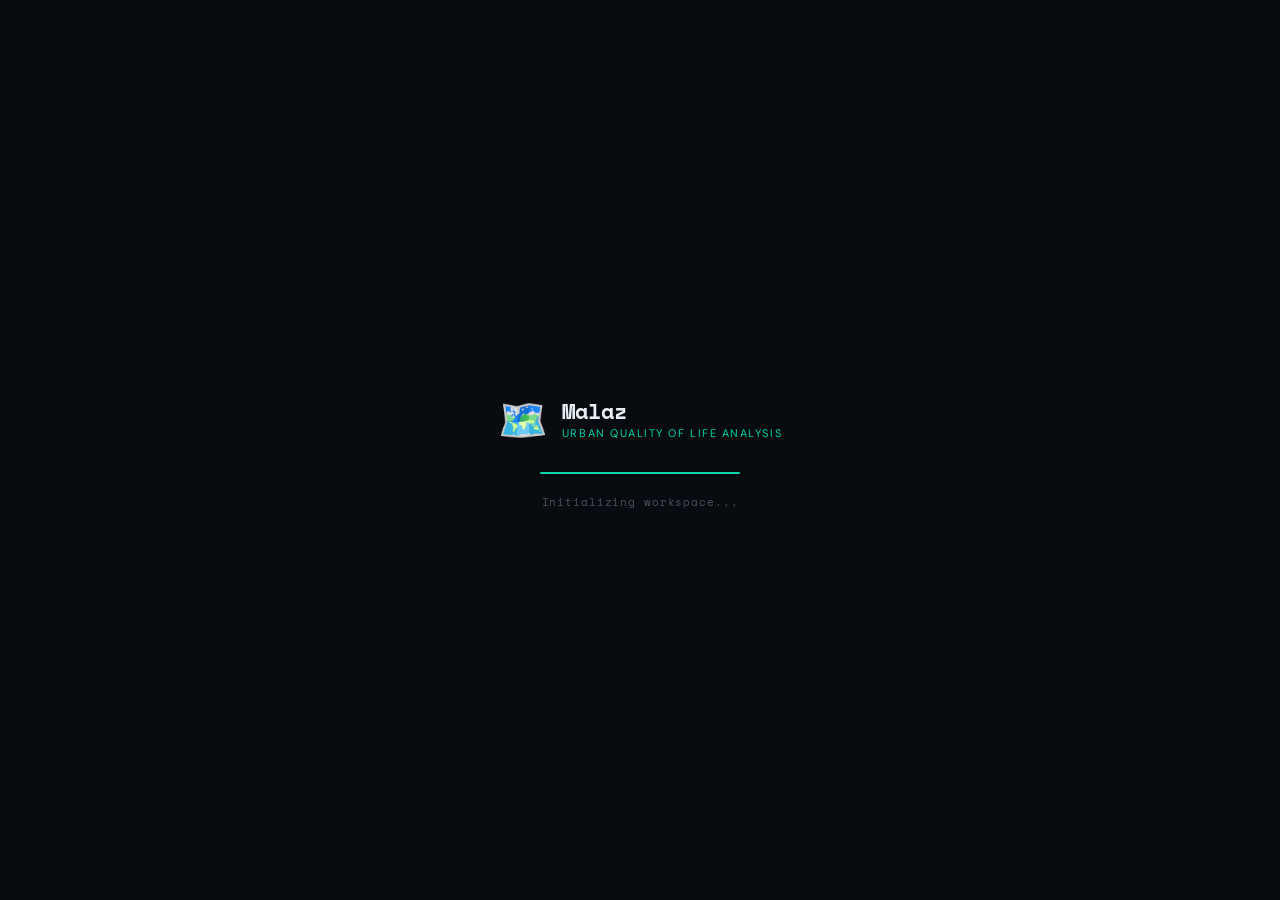
<file: frontend/index2.html>
<!DOCTYPE html>
<!--
  index.html — Urban Quality of Life Analysis Platform
  Entry point — redirects to login or dashboard based on session.
-->
<html lang="en">
<head>
  <meta charset="UTF-8">
  <meta name="viewport" content="width=device-width, initial-scale=1.0">
  <title>Malaz</title>
  <link type="image/png" sizes="16x16" rel="icon" href="https://img.icons8.com/isometric-line/50/ffffff/building.png">
  <meta name="viewport" content="width=device-width, initial-scale=1.0" />

  <!-- Style -->
  <link rel="stylesheet" href="index_only.css">
  <style>
    /* Simple splash screen while redirect happens */
    .splash {
      min-height: 100vh;
      display: flex;
      flex-direction: column;
      align-items: center;
      justify-content: center;
      gap: 20px;
      background: var(--bg-deepest);
    }

    .splash-brand {
      display: flex;
      align-items: center;
      gap: 14px;
    }

    .splash-icon {
      font-size: 40px;
      animation: rotateSlow 8s linear infinite;
    }

    .splash-name {
      font-family: var(--font-mono);
      font-size: 22px;
      font-weight: 700;
      color: var(--text-primary);
      line-height: 1.2;
    }

    .splash-sub {
      font-size: 11px;
      color: var(--accent);
      letter-spacing: 0.14em;
      text-transform: uppercase;
    }

    .splash-loader {
      width: 200px;
      height: 2px;
      background: var(--border);
      border-radius: 2px;
      overflow: hidden;
    }

    .splash-loader-fill {
      height: 100%;
      background: var(--accent);
      animation: loadingBar 1.2s ease forwards;
    }

    @keyframes loadingBar {
      from { width: 0; }
      to   { width: 100%; }
    }

    .splash-label {
      font-family: var(--font-mono);
      font-size: 11px;
      color: var(--text-muted);
      letter-spacing: 0.08em;
    }
  </style>
</head>
<body>
  <div class="splash page-fade">
    <div class="splash-brand">
      <div class="splash-icon">🗺️</div>
      <div>
        <div class="splash-name">Malaz</div>
        <div class="splash-sub">Urban Quality of Life Analysis</div>
      </div>
    </div>
    <div class="splash-loader">
      <div class="splash-loader-fill"></div>
    </div>
    <div class="splash-label">Initializing workspace...</div>
  </div>

  <script src="js/app.js"></script>
  <script>
    // Check for existing session and redirect accordingly
    document.addEventListener('DOMContentLoaded', () => {
      setTimeout(() => {
        if (loadUserFromSession()) {
          window.location.href = 'dashboard.html';
        } else {
          window.location.href = 'login.html';
        }
      }, 1400); // Brief splash screen delay
    });
  </script>
</body>

</html>
</file>
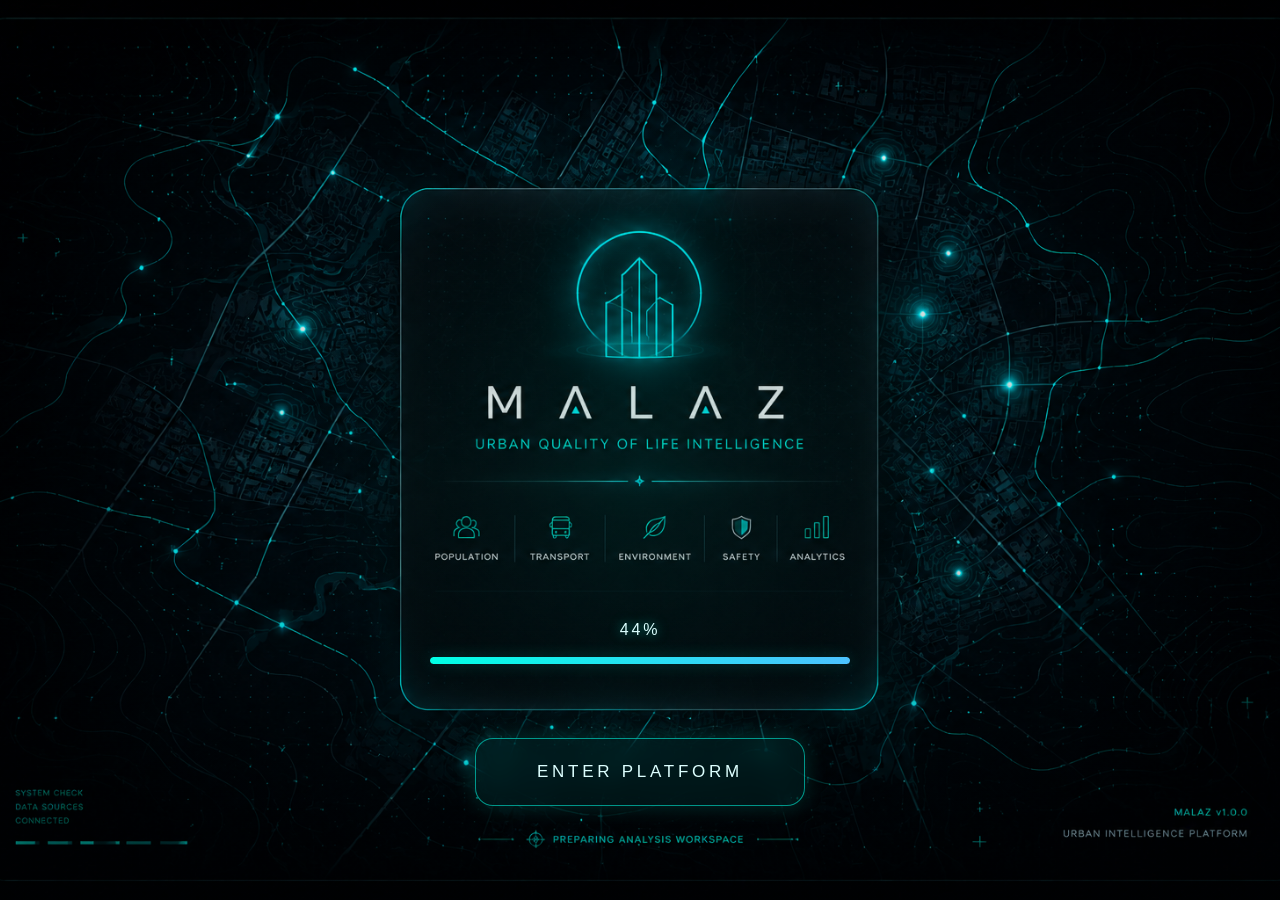
<file: frontend/index3.html>
<!-- <!DOCTYPE html>
<html lang="en">

<head>
  <meta charset="UTF-8" />
  <meta name="viewport" content="width=device-width, initial-scale=1.0" />

  <title>Malaz</title>

  <style>
    * {
      margin: 0;
      padding: 0;
      box-sizing: border-box;
    }

    body {
      overflow: hidden;
      background: #02070a;
      font-family: Arial, sans-serif;
    }

    .splash {
      min-height: 100vh;

      background:
        linear-gradient(rgba(0, 5, 8, 0.08),
          rgba(0, 5, 8, 0.22)),
        url("images/opening-bg.png");

      background-size: cover;
      background-position: center;
      background-repeat: no-repeat;

      display: flex;
      align-items: center;
      justify-content: center;

      position: relative;
    }

    /* Soft animated glow */
    .splash::before {
      content: "";

      position: absolute;
      inset: 0;

      background:
        radial-gradient(circle,
          rgba(0, 255, 230, 0.10),
          transparent 45%);

      animation: pulseGlow 3s ease-in-out infinite alternate;
    }

    /* Loading text */
    .loading-text {
      position: absolute;

      left: 50%;
      top: 69%;

      transform: translateX(-50%);

      color: #dff;

      font-size: 13px;
      letter-spacing: 0.14em;
      text-transform: uppercase;

      text-shadow: 0 0 12px rgba(0, 255, 230, 0.55);

      z-index: 5;
    }

    /* Loader container */
    .real-loader {
      position: absolute;

      left: 50%;
      top: 72%;

      transform: translateX(-50%);

      width: 340px;
      height: 6px;

      background: rgba(255, 255, 255, 0.12);

      border-radius: 30px;

      overflow: hidden;

      z-index: 5;

      box-shadow:
        0 0 16px rgba(0, 255, 230, 0.20);
    }

    /* Loader animation */
    .real-loader-fill {
      width: 0;
      height: 100%;

      border-radius: inherit;

      background:
        linear-gradient(90deg,
          #00ffe5,
          #4cc2ff);

      box-shadow:
        0 0 18px #00ffe5;

      animation: loadingBar 2.2s ease forwards;
    }

    @keyframes loadingBar {
      from {
        width: 0;
      }

      to {
        width: 100%;
      }
    }

    @keyframes pulseGlow {
      from {
        opacity: .35;
      }

      to {
        opacity: .95;
      }
    }
  </style>
</head>

<body>

  <div class="splash">

    <div class="loading-text">
      Preparing analysis workspace...
    </div>

    <div class="real-loader">
      <div class="real-loader-fill"></div>
    </div>

  </div>

  <script src="js/app.js"></script>

  <script>
    document.addEventListener("DOMContentLoaded", () => {

      setTimeout(() => {

        if (loadUserFromSession()) {
          window.location.href = "dashboard.html";
        } else {
          window.location.href = "login.html";
        }

      }, 2300);

    });
  </script>

</body>

</html> -->


<!DOCTYPE html>
<html lang="en">

<head>
  <meta charset="UTF-8" />
  <meta name="viewport" content="width=device-width, initial-scale=1.0" />

  <title>Malaz</title>

  <style>
    * {
      margin: 0;
      padding: 0;
      box-sizing: border-box;
    }

    body {
      overflow: hidden;
      background: #02070a;
      font-family: Arial, sans-serif;
    }

    .splash {
      min-height: 100vh;

      background:
        linear-gradient(rgba(0, 5, 8, 0.08),
          rgba(0, 5, 8, 0.22)),
        url("images/opening-bg.png");

      background-size: cover;
      background-position: center;
      background-repeat: no-repeat;

      display: flex;
      align-items: center;
      justify-content: center;

      position: relative;
    }

    .splash::before {
      content: "";

      position: absolute;
      inset: 0;

      background:
        radial-gradient(circle,
          rgba(0, 255, 230, 0.08),
          transparent 45%);

      animation: pulseGlow 3s ease-in-out infinite alternate;
    }

    /* Loading percentage */
    .loading-text {
      position: absolute;

      left: 50%;
      top: 69%;

      transform: translateX(-50%);

      color: #dff;

      font-size: 16px;
      letter-spacing: 0.18em;
      text-transform: uppercase;

      text-shadow:
        0 0 12px rgba(0, 255, 230, 0.55);

      z-index: 5;
    }

    /* Loader */
    .real-loader {
      position: absolute;

      left: 50%;
      top: 73%;

      transform: translateX(-50%);

      width: 420px;
      height: 7px;

      background:
        rgba(255, 255, 255, 0.12);

      border-radius: 30px;

      overflow: hidden;

      z-index: 5;

      box-shadow:
        0 0 16px rgba(0, 255, 230, 0.20);
    }

    .real-loader-fill {
      width: 0;
      height: 100%;

      border-radius: inherit;

      background:
        linear-gradient(90deg,
          #00ffe5,
          #4cc2ff);

      box-shadow:
        0 0 18px #00ffe5;

      animation: loadingBar 2.2s ease forwards;
    }

    /* ENTER BUTTON */
    .enter-btn {
      position: absolute;

      left: 50%;
      top: 82%;

      transform: translateX(-50%);

      width: 330px;
      height: 68px;

      border-radius: 18px;

      border:
        1px solid rgba(0, 255, 230, 0.55);

      background:
        rgba(0, 255, 230, 0.07);

      color: #dff;

      font-size: 17px;
      letter-spacing: 0.22em;
      text-transform: uppercase;

      cursor: pointer;

      backdrop-filter: blur(10px);

      box-shadow:
        0 0 22px rgba(0, 255, 230, 0.18);

      transition:
        transform .25s ease,
        box-shadow .25s ease,
        background .25s ease;

      z-index: 10;
    }

    .enter-btn:hover {
      transform:
        translateX(-50%)
        scale(1.04);

      background:
        rgba(0, 255, 230, 0.14);

      box-shadow:
        0 0 32px rgba(0, 255, 230, 0.42);
    }

    @keyframes loadingBar {
      from {
        width: 0;
      }

      to {
        width: 100%;
      }
    }

    @keyframes pulseGlow {
      from {
        opacity: .35;
      }

      to {
        opacity: .95;
      }
    }
  </style>
</head>

<body>

  <div class="splash">

    <!-- Percentage -->
    <div class="loading-text" id="loadingPercent">
      0%
    </div>

    <!-- Loader -->
    <div class="real-loader">
      <div class="real-loader-fill"></div>
    </div>

    <!-- Button -->
    <button class="enter-btn"
      onclick="window.location.href='login.html'">

      ENTER PLATFORM

    </button>

  </div>

  <script>

    let percent = 0;

    const counter =
      document.getElementById("loadingPercent");

    const interval = setInterval(() => {

      percent++;

      counter.innerText =
        percent + "%";

      if (percent >= 100) {
        clearInterval(interval);
      }

    }, 22);

  </script>

</body>

</html>
</file>
<file: frontend/index_only.css>
/* ============================================================
   Urban Quality of Life Analysis Platform — Main Stylesheet
   Dark GIS-style theme, clean and professional
   ============================================================ */

/* ---- Google Fonts Import ---- */
@import url('https://fonts.googleapis.com/css2?family=Space+Mono:wght@400;700&family=DM+Sans:wght@300;400;500;600&display=swap');

/* ---- CSS Custom Properties (Variables) ---- */
:root {
  /* Background layers */
  --bg-deepest:   #080c10;
  --bg-dark:      #0d1117;
  --bg-surface:   #161b22;
  --bg-elevated:  #1c2330;
  --bg-card:      #21262d;
  --bg-hover:     #2a3240;

  /* Accent & highlight */
  --accent:       #00d4aa;       /* teal-green: GIS map feel */
  --accent-dim:   #00a382;
  --accent-glow:  rgba(0,212,170,0.15);
  --accent-line:  rgba(0,212,170,0.3);

  /* Secondary accent */
  --secondary:    #4d9de0;       /* info blue */
  --warning:      #e8a838;
  --danger:       #e05c5c;
  --success:      #3fb950;

  /* Text */
  --text-primary:   #e6edf3;
  --text-secondary: #8b949e;
  --text-muted:     #484f58;
  --text-accent:    #00d4aa;

  /* Borders */
  --border:       #30363d;
  --border-light: #21262d;

  /* Typography */
  --font-mono:    'Space Mono', monospace;
  --font-body:    'DM Sans', sans-serif;

  /* Sizing */
  --sidebar-left:  260px;
  --sidebar-right: 320px;
  --navbar-height: 56px;
  --radius:        6px;
  --radius-lg:     10px;

  /* Shadows */
  --shadow-sm:  0 1px 4px rgba(0,0,0,0.4);
  --shadow-md:  0 4px 16px rgba(0,0,0,0.5);
  --shadow-lg:  0 8px 32px rgba(0,0,0,0.6);
  --glow:       0 0 20px rgba(0,212,170,0.25);

  /* Transitions */
  --transition: 0.2s ease;
  --transition-slow: 0.35s ease;
}

/* ---- Reset & Base ---- */
*, *::before, *::after {
  box-sizing: border-box;
  margin: 0;
  padding: 0;
}

html { scroll-behavior: smooth; }

body {
  font-family: var(--font-body);
  background-color: var(--bg-dark);
  color: var(--text-primary);
  font-size: 14px;
  line-height: 1.6;
  -webkit-font-smoothing: antialiased;
  min-height: 100vh;
}

a {
  color: var(--accent);
  text-decoration: none;
  transition: color var(--transition);
}
a:hover { color: var(--accent-dim); }

ul { list-style: none; }

/* ============================================================
   AUTH PAGES (login.html & register.html)
   ============================================================ */

/* Full-page auth wrapper */
.auth-page {
  min-height: 100vh;
  display: flex;
  align-items: center;
  justify-content: center;
  background: var(--bg-deepest);
  position: relative;
  overflow: hidden;
}

/* Subtle grid background pattern */
.auth-page::before {
  content: '';
  position: absolute;
  inset: 0;
  background-image:
    linear-gradient(var(--border-light) 1px, transparent 1px),
    linear-gradient(90deg, var(--border-light) 1px, transparent 1px);
  background-size: 40px 40px;
  opacity: 0.4;
  pointer-events: none;
}

/* Corner accent glow */
.auth-page::after {
  content: '';
  position: absolute;
  top: -200px; left: -200px;
  width: 500px; height: 500px;
  background: radial-gradient(circle, rgba(0,212,170,0.08) 0%, transparent 70%);
  pointer-events: none;
}

/* Auth card container */
.auth-card {
  background: var(--bg-surface);
  border: 1px solid var(--border);
  border-radius: var(--radius-lg);
  padding: 40px;
  width: 100%;
  max-width: 440px;
  position: relative;
  z-index: 1;
  box-shadow: var(--shadow-lg);
  animation: fadeSlideUp 0.4s ease both;
}

/* Accent bar on top of card */
.auth-card::before {
  content: '';
  position: absolute;
  top: 0; left: 20px; right: 20px;
  height: 2px;
  background: linear-gradient(90deg, transparent, var(--accent), transparent);
  border-radius: 2px;
}

/* Brand / logo in auth */
.auth-brand {
  display: flex;
  align-items: center;
  gap: 10px;
  margin-bottom: 32px;
}

.auth-brand .brand-icon {
  width: 36px; height: 36px;
  background: var(--accent-glow);
  border: 1px solid var(--accent-line);
  border-radius: var(--radius);
  display: flex;
  align-items: center;
  justify-content: center;
  font-size: 18px;
}

.auth-brand .brand-name {
  font-family: var(--font-mono);
  font-size: 13px;
  font-weight: 700;
  color: var(--text-primary);
  letter-spacing: 0.05em;
  line-height: 1.2;
}

.auth-brand .brand-sub {
  font-size: 10px;
  color: var(--text-secondary);
  letter-spacing: 0.1em;
  text-transform: uppercase;
}

/* Auth form heading */
.auth-heading {
  font-family: var(--font-mono);
  font-size: 20px;
  font-weight: 700;
  color: var(--text-primary);
  margin-bottom: 4px;
}

.auth-subheading {
  font-size: 13px;
  color: var(--text-secondary);
  margin-bottom: 28px;
}

/* Form labels */
.form-label {
  display: block;
  font-size: 12px;
  font-weight: 500;
  color: var(--text-secondary);
  text-transform: uppercase;
  letter-spacing: 0.08em;
  margin-bottom: 6px;
}

/* Form inputs */
.form-control {
  width: 100%;
  background: var(--bg-elevated);
  border: 1px solid var(--border);
  border-radius: var(--radius);
  color: var(--text-primary);
  padding: 10px 14px;
  font-family: var(--font-body);
  font-size: 14px;
  transition: border-color var(--transition), box-shadow var(--transition);
  outline: none;
}

.form-control:focus {
  border-color: var(--accent);
  box-shadow: 0 0 0 3px var(--accent-glow);
}

.form-control::placeholder {
  color: var(--text-muted);
}

.form-group {
  margin-bottom: 18px;
}

/* Primary button */
.btn-primary {
  width: 100%;
  background: var(--accent);
  color: #000;
  border: none;
  border-radius: var(--radius);
  padding: 11px 20px;
  font-family: var(--font-mono);
  font-size: 13px;
  font-weight: 700;
  letter-spacing: 0.05em;
  cursor: pointer;
  transition: background var(--transition), transform var(--transition), box-shadow var(--transition);
  margin-top: 6px;
}

.btn-primary:hover {
  background: var(--accent-dim);
  box-shadow: var(--glow);
  transform: translateY(-1px);
}

.btn-primary:active { transform: translateY(0); }

/* Ghost / secondary button */
.btn-ghost {
  width: 100%;
  background: transparent;
  color: var(--text-secondary);
  border: 1px solid var(--border);
  border-radius: var(--radius);
  padding: 10px 20px;
  font-family: var(--font-body);
  font-size: 13px;
  cursor: pointer;
  transition: border-color var(--transition), color var(--transition), background var(--transition);
  margin-top: 8px;
}

.btn-ghost:hover {
  border-color: var(--accent);
  color: var(--accent);
  background: var(--accent-glow);
}

/* Auth divider */
.auth-divider {
  text-align: center;
  color: var(--text-muted);
  font-size: 12px;
  margin: 18px 0;
  position: relative;
}

.auth-divider::before,
.auth-divider::after {
  content: '';
  position: absolute;
  top: 50%;
  width: calc(50% - 20px);
  height: 1px;
  background: var(--border);
}

.auth-divider::before { left: 0; }
.auth-divider::after  { right: 0; }

/* Auth footer link */
.auth-footer {
  text-align: center;
  margin-top: 24px;
  font-size: 13px;
  color: var(--text-secondary);
}

/* ============================================================
   NAVBAR
   ============================================================ */

.navbar {
  height: var(--navbar-height);
  background: var(--bg-surface);
  border-bottom: 1px solid var(--border);
  display: flex;
  align-items: center;
  padding: 0 16px;
  position: fixed;
  top: 0; left: 0; right: 0;
  z-index: 1000;
  gap: 12px;
}

/* Brand logo section */
.navbar-brand {
  display: flex;
  align-items: center;
  gap: 10px;
  flex-shrink: 0;
  width: var(--sidebar-left);
  padding-right: 16px;
}

.navbar-brand .brand-icon {
  width: 30px; height: 30px;
  background: var(--accent-glow);
  border: 1px solid var(--accent-line);
  border-radius: 5px;
  display: flex;
  align-items: center;
  justify-content: center;
  font-size: 15px;
}

.navbar-brand .brand-text {
  font-family: var(--font-mono);
  font-size: 12px;
  font-weight: 700;
  letter-spacing: 0.04em;
  color: var(--text-primary);
  line-height: 1.3;
}

.navbar-brand .brand-text span {
  display: block;
  font-size: 9px;
  font-weight: 400;
  color: var(--accent);
  letter-spacing: 0.1em;
  text-transform: uppercase;
}

/* Spacer pushing right items to edge */
.navbar-spacer { flex: 1; }

/* Coordinate display (GIS feel) */
.navbar-coords {
  font-family: var(--font-mono);
  font-size: 11px;
  color: var(--text-muted);
  letter-spacing: 0.04em;
  display: flex;
  align-items: center;
  gap: 8px;
}

.navbar-coords .dot {
  width: 6px; height: 6px;
  background: var(--accent);
  border-radius: 50%;
  animation: pulse 2s infinite;
}

/* Navbar icon buttons */
.navbar-actions {
  display: flex;
  align-items: center;
  gap: 6px;
}

.nav-icon-btn {
  width: 34px; height: 34px;
  background: transparent;
  border: 1px solid var(--border);
  border-radius: var(--radius);
  color: var(--text-secondary);
  cursor: pointer;
  display: flex;
  align-items: center;
  justify-content: center;
  font-size: 15px;
  transition: all var(--transition);
}

.nav-icon-btn:hover {
  background: var(--bg-hover);
  color: var(--text-primary);
  border-color: var(--accent-line);
}

/* User dropdown */
.user-dropdown {
  position: relative;
}

.user-btn {
  display: flex;
  align-items: center;
  gap: 8px;
  background: var(--bg-elevated);
  border: 1px solid var(--border);
  border-radius: var(--radius);
  padding: 5px 10px 5px 5px;
  cursor: pointer;
  transition: all var(--transition);
  color: var(--text-primary);
}

.user-btn:hover {
  border-color: var(--accent-line);
  background: var(--bg-hover);
}

.user-avatar {
  width: 26px; height: 26px;
  background: var(--accent-glow);
  border: 1px solid var(--accent-line);
  border-radius: 50%;
  display: flex;
  align-items: center;
  justify-content: center;
  font-size: 12px;
  color: var(--accent);
  font-weight: 700;
  font-family: var(--font-mono);
}

.user-name {
  font-size: 12px;
  font-weight: 500;
}

.dropdown-caret {
  font-size: 10px;
  color: var(--text-muted);
  transition: transform var(--transition);
}

.user-dropdown.open .dropdown-caret {
  transform: rotate(180deg);
}

/* Dropdown menu */
.dropdown-menu {
  position: absolute;
  top: calc(100% + 8px);
  right: 0;
  background: var(--bg-surface);
  border: 1px solid var(--border);
  border-radius: var(--radius-lg);
  padding: 6px;
  min-width: 180px;
  box-shadow: var(--shadow-lg);
  display: none;
  z-index: 2000;
  animation: fadeSlideDown 0.15s ease both;
}

.user-dropdown.open .dropdown-menu { display: block; }

.dropdown-item {
  display: flex;
  align-items: center;
  gap: 8px;
  padding: 8px 10px;
  border-radius: 5px;
  color: var(--text-secondary);
  font-size: 13px;
  cursor: pointer;
  transition: all var(--transition);
  border: none;
  background: none;
  width: 100%;
  text-align: left;
}

.dropdown-item:hover {
  background: var(--bg-hover);
  color: var(--text-primary);
}

.dropdown-item.danger:hover {
  background: rgba(224,92,92,0.1);
  color: var(--danger);
}

.dropdown-divider {
  height: 1px;
  background: var(--border);
  margin: 5px 0;
}

/* ============================================================
   DASHBOARD LAYOUT
   ============================================================ */

/* Main area sits below fixed navbar */
.dashboard-layout {
  display: flex;
  height: 100vh;
  padding-top: var(--navbar-height);
}

/* ---- LEFT SIDEBAR ---- */
.sidebar-left {
  width: var(--sidebar-left);
  background: var(--bg-surface);
  border-right: 1px solid var(--border);
  display: flex;
  flex-direction: column;
  overflow-y: auto;
  flex-shrink: 0;
  position: relative;
}

/* Hide scrollbar but allow scroll */
.sidebar-left::-webkit-scrollbar { width: 4px; }
.sidebar-left::-webkit-scrollbar-track { background: transparent; }
.sidebar-left::-webkit-scrollbar-thumb {
  background: var(--border);
  border-radius: 4px;
}

/* Sidebar section heading */
.sidebar-section-title {
  font-family: var(--font-mono);
  font-size: 10px;
  font-weight: 700;
  color: var(--text-muted);
  text-transform: uppercase;
  letter-spacing: 0.12em;
  padding: 16px 16px 8px;
}

/* Service list items */
.service-item {
  display: flex;
  align-items: center;
  gap: 10px;
  padding: 9px 16px;
  cursor: pointer;
  transition: all var(--transition);
  border-left: 2px solid transparent;
  position: relative;
}

.service-item:hover {
  background: var(--bg-hover);
  color: var(--text-primary);
}

.service-item.active {
  background: var(--accent-glow);
  border-left-color: var(--accent);
  color: var(--accent);
}

.service-item.active .service-icon {
  color: var(--accent);
}

.service-icon {
  width: 20px;
  text-align: center;
  font-size: 14px;
  color: var(--text-muted);
  flex-shrink: 0;
  transition: color var(--transition);
}

.service-item:hover .service-icon { color: var(--text-primary); }

.service-label {
  font-size: 13px;
  color: var(--text-secondary);
  font-weight: 400;
  transition: color var(--transition);
  line-height: 1.3;
}

.service-item:hover .service-label,
.service-item.active .service-label {
  color: inherit;
}

/* Status badge on service */
.service-badge {
  margin-left: auto;
  font-size: 9px;
  background: var(--accent-glow);
  color: var(--accent);
  border: 1px solid var(--accent-line);
  border-radius: 3px;
  padding: 1px 5px;
  font-family: var(--font-mono);
  letter-spacing: 0.05em;
}

/* ---- CENTER MAP AREA ---- */
.map-area {
  flex: 1;
  display: flex;
  flex-direction: column;
  background: var(--bg-deepest);
  position: relative;
  overflow: hidden;
  min-width: 0;
}

/* Toolbar above map */
.map-toolbar {
  background: var(--bg-surface);
  border-bottom: 1px solid var(--border);
  padding: 8px 12px;
  display: flex;
  align-items: center;
  gap: 8px;
  flex-shrink: 0;
}

.map-tool-btn {
  display: flex;
  align-items: center;
  gap: 6px;
  padding: 5px 10px;
  background: var(--bg-elevated);
  border: 1px solid var(--border);
  border-radius: var(--radius);
  color: var(--text-secondary);
  font-size: 12px;
  cursor: pointer;
  transition: all var(--transition);
  white-space: nowrap;
}

.map-tool-btn:hover {
  background: var(--bg-hover);
  color: var(--text-primary);
  border-color: var(--accent-line);
}

.map-tool-btn.active {
  background: var(--accent-glow);
  border-color: var(--accent-line);
  color: var(--accent);
}

.map-tool-separator {
  width: 1px;
  height: 20px;
  background: var(--border);
}

.map-tool-spacer { flex: 1; }

/* Map container */
#map-container {
  flex: 1;
  display: flex;
  align-items: center;
  justify-content: center;
  position: relative;
  background: #0a0f16;

  /* Subtle grid overlay */
  background-image:
    linear-gradient(rgba(0,212,170,0.04) 1px, transparent 1px),
    linear-gradient(90deg, rgba(0,212,170,0.04) 1px, transparent 1px);
  background-size: 60px 60px;
}

/* Map placeholder overlay */
.map-placeholder {
  display: flex;
  flex-direction: column;
  align-items: center;
  justify-content: center;
  gap: 16px;
  text-align: center;
  pointer-events: none;
  user-select: none;
}

.map-placeholder-icon {
  width: 72px; height: 72px;
  border: 2px dashed var(--border);
  border-radius: 50%;
  display: flex;
  align-items: center;
  justify-content: center;
  font-size: 28px;
  color: var(--text-muted);
  animation: rotateSlow 20s linear infinite;
}

.map-placeholder-title {
  font-family: var(--font-mono);
  font-size: 16px;
  color: var(--text-muted);
}

.map-placeholder-sub {
  font-size: 12px;
  color: var(--text-muted);
  opacity: 0.7;
  font-family: var(--font-mono);
  letter-spacing: 0.05em;
}

/* Scale bar (decorative GIS element) */
.map-scale-bar {
  position: absolute;
  bottom: 16px;
  left: 16px;
  display: flex;
  align-items: center;
  gap: 6px;
  font-family: var(--font-mono);
  font-size: 10px;
  color: var(--text-muted);
}

.scale-line {
  height: 4px;
  width: 80px;
  background: linear-gradient(90deg, var(--accent) 50%, var(--text-muted) 50%);
  border: 1px solid var(--border);
}

/* Coordinate readout (decorative) */
.map-coords-readout {
  position: absolute;
  bottom: 16px;
  right: 16px;
  font-family: var(--font-mono);
  font-size: 10px;
  color: var(--text-muted);
  background: rgba(13,17,23,0.7);
  padding: 4px 8px;
  border-radius: var(--radius);
  border: 1px solid var(--border);
}

/* Layer indicator bar */
.map-layer-bar {
  position: absolute;
  top: 12px;
  left: 12px;
  display: flex;
  flex-direction: column;
  gap: 6px;
}

.layer-indicator {
  display: flex;
  align-items: center;
  gap: 8px;
  background: rgba(13,17,23,0.85);
  border: 1px solid var(--border);
  border-radius: var(--radius);
  padding: 5px 10px;
  font-size: 11px;
  color: var(--text-secondary);
  font-family: var(--font-mono);
  display: none; /* hidden until analysis runs */
}

.layer-indicator.visible { display: flex; }

.layer-dot {
  width: 8px; height: 8px;
  border-radius: 50%;
  flex-shrink: 0;
}

/* Map status bar */
.map-status {
  position: absolute;
  top: 12px;
  right: 12px;
  background: rgba(13,17,23,0.85);
  border: 1px solid var(--border);
  border-radius: var(--radius);
  padding: 5px 10px;
  font-family: var(--font-mono);
  font-size: 10px;
  color: var(--text-muted);
  display: flex;
  align-items: center;
  gap: 6px;
}

/* ---- RIGHT SIDEBAR ---- */
.sidebar-right {
  width: var(--sidebar-right);
  background: var(--bg-surface);
  border-left: 1px solid var(--border);
  display: flex;
  flex-direction: column;
  overflow-y: auto;
  flex-shrink: 0;
}

.sidebar-right::-webkit-scrollbar { width: 4px; }
.sidebar-right::-webkit-scrollbar-track { background: transparent; }
.sidebar-right::-webkit-scrollbar-thumb {
  background: var(--border);
  border-radius: 4px;
}

/* Panel header */
.panel-header {
  padding: 14px 16px;
  border-bottom: 1px solid var(--border);
  display: flex;
  align-items: center;
  justify-content: space-between;
  flex-shrink: 0;
}

.panel-title {
  font-family: var(--font-mono);
  font-size: 11px;
  font-weight: 700;
  color: var(--text-secondary);
  text-transform: uppercase;
  letter-spacing: 0.1em;
}

.panel-badge {
  font-size: 10px;
  background: var(--accent-glow);
  color: var(--accent);
  border: 1px solid var(--accent-line);
  padding: 2px 7px;
  border-radius: 20px;
  font-family: var(--font-mono);
}

/* Default state in right panel */
.panel-default {
  padding: 24px 16px;
  display: flex;
  flex-direction: column;
  align-items: center;
  text-align: center;
  gap: 12px;
  color: var(--text-muted);
}

.panel-default-icon {
  font-size: 36px;
  opacity: 0.3;
}

.panel-default p {
  font-size: 12px;
  line-height: 1.6;
}

/* ---- ANALYSIS PANEL (shown when service selected) ---- */
.analysis-panel { display: none; }
.analysis-panel.visible { display: flex; flex-direction: column; }

/* Service header in panel */
.service-header {
  padding: 14px 16px;
  border-bottom: 1px solid var(--border);
  background: var(--bg-elevated);
}

.service-header-name {
  font-family: var(--font-mono);
  font-size: 13px;
  font-weight: 700;
  color: var(--text-accent);
  margin-bottom: 2px;
}

.service-header-desc {
  font-size: 11px;
  color: var(--text-muted);
}

/* Step indicator */
.step-indicator {
  display: flex;
  align-items: center;
  padding: 12px 16px;
  gap: 4px;
}

.step-dot {
  width: 24px; height: 24px;
  border-radius: 50%;
  background: var(--bg-elevated);
  border: 1px solid var(--border);
  display: flex;
  align-items: center;
  justify-content: center;
  font-size: 10px;
  font-family: var(--font-mono);
  color: var(--text-muted);
  font-weight: 700;
  flex-shrink: 0;
  transition: all var(--transition);
}

.step-dot.active {
  background: var(--accent-glow);
  border-color: var(--accent-line);
  color: var(--accent);
}

.step-dot.done {
  background: var(--accent);
  border-color: var(--accent);
  color: #000;
}

.step-line {
  flex: 1;
  height: 1px;
  background: var(--border);
  transition: background var(--transition);
}

.step-line.done { background: var(--accent); }

/* Panel body */
.panel-body {
  padding: 16px;
  flex: 1;
}

/* Upload zone */
.upload-zone {
  border: 1px dashed var(--border);
  border-radius: var(--radius);
  padding: 18px;
  text-align: center;
  cursor: pointer;
  transition: all var(--transition);
  margin-bottom: 12px;
  background: var(--bg-elevated);
  position: relative;
}

.upload-zone:hover,
.upload-zone.drag-over {
  border-color: var(--accent);
  background: var(--accent-glow);
}

.upload-zone input[type="file"] {
  position: absolute;
  inset: 0;
  opacity: 0;
  cursor: pointer;
  width: 100%;
}

.upload-icon { font-size: 22px; color: var(--text-muted); margin-bottom: 6px; }
.upload-text { font-size: 12px; color: var(--text-secondary); }
.upload-sub  { font-size: 10px; color: var(--text-muted); margin-top: 2px; }
.upload-filename {
  font-size: 11px;
  color: var(--accent);
  margin-top: 6px;
  font-family: var(--font-mono);
  display: none;
}

/* Input label small */
.input-label {
  font-size: 11px;
  color: var(--text-secondary);
  font-weight: 500;
  text-transform: uppercase;
  letter-spacing: 0.06em;
  margin-bottom: 5px;
  display: block;
}

/* Panel input fields */
.panel-input {
  width: 100%;
  background: var(--bg-elevated);
  border: 1px solid var(--border);
  border-radius: var(--radius);
  color: var(--text-primary);
  padding: 8px 12px;
  font-size: 13px;
  font-family: var(--font-body);
  outline: none;
  transition: border-color var(--transition), box-shadow var(--transition);
  margin-bottom: 12px;
}

.panel-input:focus {
  border-color: var(--accent);
  box-shadow: 0 0 0 3px var(--accent-glow);
}

/* Range slider */
.panel-range {
  width: 100%;
  accent-color: var(--accent);
  margin-bottom: 4px;
  cursor: pointer;
}

.range-value {
  font-family: var(--font-mono);
  font-size: 11px;
  color: var(--accent);
  text-align: right;
  display: block;
  margin-bottom: 12px;
}

.input-group { margin-bottom: 12px; }

/* Run analysis button */
.btn-run {
  width: 100%;
  background: var(--accent);
  color: #000;
  border: none;
  border-radius: var(--radius);
  padding: 12px;
  font-family: var(--font-mono);
  font-size: 13px;
  font-weight: 700;
  letter-spacing: 0.05em;
  cursor: pointer;
  transition: all var(--transition);
  display: flex;
  align-items: center;
  justify-content: center;
  gap: 8px;
  margin-top: 8px;
  position: relative;
  overflow: hidden;
}

.btn-run:hover {
  background: var(--accent-dim);
  box-shadow: var(--glow);
  transform: translateY(-1px);
}

.btn-run:active { transform: translateY(0); }

.btn-run.loading {
  background: var(--bg-elevated);
  color: var(--text-muted);
  cursor: not-allowed;
  border: 1px solid var(--border);
}

.btn-run.loading::after {
  content: '';
  position: absolute;
  bottom: 0; left: 0;
  height: 2px;
  background: var(--accent);
  animation: progressBar 2.5s ease-in-out infinite;
}

/* ---- RESULTS TABS ---- */
.results-section { display: none; }
.results-section.visible { display: block; }

.tabs-nav {
  display: flex;
  border-bottom: 1px solid var(--border);
  padding: 0 16px;
  gap: 0;
}

.tab-btn {
  padding: 8px 12px;
  font-size: 11px;
  font-family: var(--font-mono);
  color: var(--text-muted);
  cursor: pointer;
  border-bottom: 2px solid transparent;
  transition: all var(--transition);
  background: none;
  border-top: none;
  border-left: none;
  border-right: none;
  white-space: nowrap;
}

.tab-btn:hover { color: var(--text-primary); }

.tab-btn.active {
  color: var(--accent);
  border-bottom-color: var(--accent);
}

.tab-pane { display: none; padding: 14px 16px; }
.tab-pane.active { display: block; }

/* Metric card inside insights */
.metric-card {
  background: var(--bg-elevated);
  border: 1px solid var(--border);
  border-radius: var(--radius);
  padding: 12px 14px;
  margin-bottom: 10px;
  transition: border-color var(--transition);
}

.metric-card:hover { border-color: var(--accent-line); }

.metric-name {
  font-size: 10px;
  color: var(--text-muted);
  text-transform: uppercase;
  letter-spacing: 0.08em;
  font-family: var(--font-mono);
  margin-bottom: 4px;
}

.metric-value {
  font-family: var(--font-mono);
  font-size: 20px;
  font-weight: 700;
  color: var(--text-primary);
}

.metric-value .metric-unit {
  font-size: 11px;
  color: var(--text-muted);
  margin-left: 3px;
}

.metric-trend {
  font-size: 11px;
  color: var(--success);
  margin-top: 2px;
}

.metric-trend.down { color: var(--danger); }

/* Insight bullets */
.insight-list {
  display: flex;
  flex-direction: column;
  gap: 8px;
  margin-top: 8px;
}

.insight-item {
  display: flex;
  align-items: flex-start;
  gap: 8px;
  font-size: 12px;
  color: var(--text-secondary);
  line-height: 1.5;
}

.insight-bullet {
  width: 6px; height: 6px;
  background: var(--accent);
  border-radius: 50%;
  margin-top: 5px;
  flex-shrink: 0;
}

/* Data table inside tab */
.data-table {
  width: 100%;
  border-collapse: collapse;
  font-size: 11px;
}

.data-table th {
  text-align: left;
  padding: 7px 8px;
  font-family: var(--font-mono);
  color: var(--text-muted);
  font-weight: 700;
  letter-spacing: 0.06em;
  text-transform: uppercase;
  font-size: 10px;
  border-bottom: 1px solid var(--border);
}

.data-table td {
  padding: 7px 8px;
  color: var(--text-secondary);
  border-bottom: 1px solid var(--border-light);
}

.data-table tr:hover td {
  background: var(--bg-hover);
  color: var(--text-primary);
}

/* Cell grid visualization */
.cell-grid {
  display: grid;
  grid-template-columns: repeat(6, 1fr);
  gap: 3px;
  margin-top: 8px;
}

.cell-block {
  aspect-ratio: 1;
  border-radius: 2px;
  display: flex;
  align-items: center;
  justify-content: center;
  font-size: 8px;
  font-family: var(--font-mono);
  color: rgba(255,255,255,0.6);
  cursor: pointer;
  transition: transform var(--transition);
}

.cell-block:hover { transform: scale(1.15); }

/* ============================================================
   FUTURE EXPANSION PANEL
   ============================================================ */

.expansion-panel {
  padding: 14px 16px;
  border-top: 1px solid var(--border);
}

.expansion-title {
  font-family: var(--font-mono);
  font-size: 10px;
  font-weight: 700;
  color: var(--text-muted);
  text-transform: uppercase;
  letter-spacing: 0.1em;
  margin-bottom: 10px;
}

.expansion-score {
  display: flex;
  flex-direction: column;
  gap: 6px;
}

.score-row {
  display: flex;
  align-items: center;
  gap: 8px;
  font-size: 11px;
  color: var(--text-secondary);
}

.score-bar-wrap {
  flex: 1;
  height: 4px;
  background: var(--bg-elevated);
  border-radius: 2px;
  overflow: hidden;
}

.score-bar-fill {
  height: 100%;
  background: var(--accent);
  border-radius: 2px;
  transition: width 0.8s ease;
}

.score-num {
  font-family: var(--font-mono);
  font-size: 10px;
  color: var(--text-muted);
  width: 28px;
  text-align: right;
}

/* ============================================================
   AI CHATBOT WIDGET
   ============================================================ */

.chatbot-widget {
  position: fixed;
  bottom: 24px;
  right: 24px;
  z-index: 9000;
  display: flex;
  flex-direction: column;
  align-items: flex-end;
}

/* Chat bubble toggle button */
.chatbot-toggle {
  width: 48px; height: 48px;
  background: var(--accent);
  border-radius: 50%;
  border: none;
  cursor: pointer;
  display: flex;
  align-items: center;
  justify-content: center;
  font-size: 20px;
  box-shadow: var(--shadow-lg), var(--glow);
  transition: all var(--transition);
  color: #000;
}

.chatbot-toggle:hover {
  background: var(--accent-dim);
  transform: scale(1.08);
}

/* Chat window */
.chatbot-window {
  width: 300px;
  max-height: 400px;
  background: var(--bg-surface);
  border: 1px solid var(--border);
  border-radius: var(--radius-lg);
  box-shadow: var(--shadow-lg);
  margin-bottom: 10px;
  display: none;
  flex-direction: column;
  animation: fadeSlideUp 0.2s ease both;
  overflow: hidden;
}

.chatbot-window.open { display: flex; }

.chatbot-header {
  padding: 10px 14px;
  border-bottom: 1px solid var(--border);
  display: flex;
  align-items: center;
  justify-content: space-between;
  background: var(--bg-elevated);
}

.chatbot-header-title {
  display: flex;
  align-items: center;
  gap: 8px;
  font-family: var(--font-mono);
  font-size: 12px;
  font-weight: 700;
  color: var(--text-primary);
}

.chat-status-dot {
  width: 7px; height: 7px;
  background: var(--accent);
  border-radius: 50%;
  animation: pulse 2s infinite;
}

.chatbot-close {
  background: none;
  border: none;
  color: var(--text-muted);
  cursor: pointer;
  font-size: 14px;
  padding: 2px;
  transition: color var(--transition);
}

.chatbot-close:hover { color: var(--text-primary); }

/* Chat messages area */
.chatbot-messages {
  flex: 1;
  padding: 12px;
  overflow-y: auto;
  display: flex;
  flex-direction: column;
  gap: 8px;
  min-height: 0;
}

.chatbot-messages::-webkit-scrollbar { width: 3px; }
.chatbot-messages::-webkit-scrollbar-thumb { background: var(--border); border-radius: 3px; }

.chat-msg {
  max-width: 85%;
  padding: 8px 11px;
  border-radius: 10px;
  font-size: 12px;
  line-height: 1.5;
}

.chat-msg.bot {
  background: var(--bg-elevated);
  border: 1px solid var(--border);
  color: var(--text-secondary);
  align-self: flex-start;
  border-bottom-left-radius: 3px;
}

.chat-msg.user {
  background: var(--accent-glow);
  border: 1px solid var(--accent-line);
  color: var(--text-primary);
  align-self: flex-end;
  border-bottom-right-radius: 3px;
}

/* Chat input row */
.chatbot-input-row {
  padding: 10px;
  border-top: 1px solid var(--border);
  display: flex;
  gap: 6px;
}

.chat-input {
  flex: 1;
  background: var(--bg-elevated);
  border: 1px solid var(--border);
  border-radius: var(--radius);
  color: var(--text-primary);
  padding: 7px 10px;
  font-size: 12px;
  outline: none;
  transition: border-color var(--transition);
  font-family: var(--font-body);
}

.chat-input:focus { border-color: var(--accent); }
.chat-input::placeholder { color: var(--text-muted); }

.chat-send-btn {
  width: 32px; height: 32px;
  background: var(--accent);
  border: none;
  border-radius: var(--radius);
  cursor: pointer;
  display: flex;
  align-items: center;
  justify-content: center;
  font-size: 13px;
  color: #000;
  transition: all var(--transition);
  flex-shrink: 0;
}

.chat-send-btn:hover { background: var(--accent-dim); }

/* ============================================================
   PROFILE PAGE
   ============================================================ */

.profile-layout {
  max-width: 900px;
  margin: 0 auto;
  padding: 32px 24px;
}

.profile-header-card {
  background: var(--bg-surface);
  border: 1px solid var(--border);
  border-radius: var(--radius-lg);
  padding: 28px;
  margin-bottom: 24px;
  display: flex;
  align-items: center;
  gap: 20px;
}

.profile-avatar-lg {
  width: 72px; height: 72px;
  background: var(--accent-glow);
  border: 2px solid var(--accent-line);
  border-radius: 50%;
  display: flex;
  align-items: center;
  justify-content: center;
  font-family: var(--font-mono);
  font-size: 28px;
  font-weight: 700;
  color: var(--accent);
  flex-shrink: 0;
}

.profile-info h2 {
  font-family: var(--font-mono);
  font-size: 18px;
  margin-bottom: 4px;
}

.profile-info p {
  font-size: 13px;
  color: var(--text-muted);
}

.profile-stats {
  margin-left: auto;
  display: flex;
  gap: 28px;
  text-align: center;
}

.stat-item .stat-val {
  font-family: var(--font-mono);
  font-size: 24px;
  font-weight: 700;
  color: var(--accent);
}

.stat-item .stat-label {
  font-size: 11px;
  color: var(--text-muted);
  text-transform: uppercase;
  letter-spacing: 0.06em;
}

/* Section heading */
.section-heading {
  font-family: var(--font-mono);
  font-size: 11px;
  font-weight: 700;
  color: var(--text-muted);
  text-transform: uppercase;
  letter-spacing: 0.1em;
  margin-bottom: 14px;
}

/* Analysis history list */
.history-list {
  display: flex;
  flex-direction: column;
  gap: 10px;
}

.history-item {
  background: var(--bg-surface);
  border: 1px solid var(--border);
  border-radius: var(--radius);
  padding: 14px 18px;
  display: flex;
  align-items: center;
  gap: 14px;
  transition: all var(--transition);
  cursor: pointer;
}

.history-item:hover {
  border-color: var(--accent-line);
  background: var(--bg-elevated);
}

.history-type-badge {
  padding: 4px 10px;
  border-radius: 4px;
  font-size: 11px;
  font-family: var(--font-mono);
  font-weight: 700;
  background: var(--accent-glow);
  color: var(--accent);
  border: 1px solid var(--accent-line);
  white-space: nowrap;
  flex-shrink: 0;
}

.history-name {
  font-size: 13px;
  font-weight: 500;
  color: var(--text-primary);
}

.history-date {
  font-size: 11px;
  color: var(--text-muted);
  margin-top: 1px;
  font-family: var(--font-mono);
}

.history-actions {
  margin-left: auto;
  display: flex;
  gap: 6px;
}

.history-btn {
  padding: 4px 10px;
  background: var(--bg-elevated);
  border: 1px solid var(--border);
  border-radius: var(--radius);
  color: var(--text-secondary);
  font-size: 11px;
  cursor: pointer;
  transition: all var(--transition);
}

.history-btn:hover {
  border-color: var(--accent-line);
  color: var(--accent);
  background: var(--accent-glow);
}

/* ============================================================
   NOTIFICATION TOAST
   ============================================================ */

.toast-container {
  position: fixed;
  bottom: 80px;
  right: 24px;
  z-index: 9999;
  display: flex;
  flex-direction: column;
  gap: 8px;
  pointer-events: none;
}

.toast {
  background: var(--bg-surface);
  border: 1px solid var(--border);
  border-radius: var(--radius);
  padding: 10px 14px;
  font-size: 12px;
  color: var(--text-primary);
  display: flex;
  align-items: center;
  gap: 8px;
  box-shadow: var(--shadow-md);
  animation: fadeSlideUp 0.2s ease both;
  pointer-events: auto;
  min-width: 220px;
}

.toast.success { border-left: 3px solid var(--success); }
.toast.info    { border-left: 3px solid var(--secondary); }
.toast.warning { border-left: 3px solid var(--warning); }

/* ============================================================
   UTILITY CLASSES
   ============================================================ */

.text-accent  { color: var(--accent); }
.text-muted   { color: var(--text-muted); }
.text-secondary { color: var(--text-secondary); }
.font-mono    { font-family: var(--font-mono); }

.mt-4  { margin-top: 4px; }
.mt-8  { margin-top: 8px; }
.mt-12 { margin-top: 12px; }
.mt-16 { margin-top: 16px; }

.mb-4  { margin-bottom: 4px; }
.mb-8  { margin-bottom: 8px; }
.mb-12 { margin-bottom: 12px; }
.mb-16 { margin-bottom: 16px; }

.divider {
  height: 1px;
  background: var(--border);
  margin: 12px 0;
}

/* ============================================================
   ANIMATIONS
   ============================================================ */

@keyframes fadeSlideUp {
  from { opacity: 0; transform: translateY(10px); }
  to   { opacity: 1; transform: translateY(0); }
}

@keyframes fadeSlideDown {
  from { opacity: 0; transform: translateY(-8px); }
  to   { opacity: 1; transform: translateY(0); }
}

@keyframes pulse {
  0%, 100% { opacity: 1; }
  50%       { opacity: 0.4; }
}

@keyframes rotateSlow {
  from { transform: rotate(0deg); }
  to   { transform: rotate(360deg); }
}

@keyframes progressBar {
  0%   { width: 0; left: 0; }
  50%  { width: 70%; left: 15%; }
  100% { width: 0; left: 100%; }
}

@keyframes shimmer {
  0%   { background-position: -200% 0; }
  100% { background-position: 200% 0; }
}

/* Skeleton loader */
.skeleton {
  background: linear-gradient(90deg,
    var(--bg-elevated) 25%,
    var(--bg-hover) 50%,
    var(--bg-elevated) 75%);
  background-size: 200% 100%;
  animation: shimmer 1.5s infinite;
  border-radius: var(--radius);
}

/* Page enter animation */
.page-fade {
  animation: fadeSlideUp 0.3s ease both;
}

/* ============================================================
   RESPONSIVE — basic (desktop-first app)
   ============================================================ */

@media (max-width: 1200px) {
  :root {
    --sidebar-right: 280px;
  }
}

@media (max-width: 900px) {
  .sidebar-left {
    display: none; /* On mobile collapse sidebar */
  }
}
</file>
